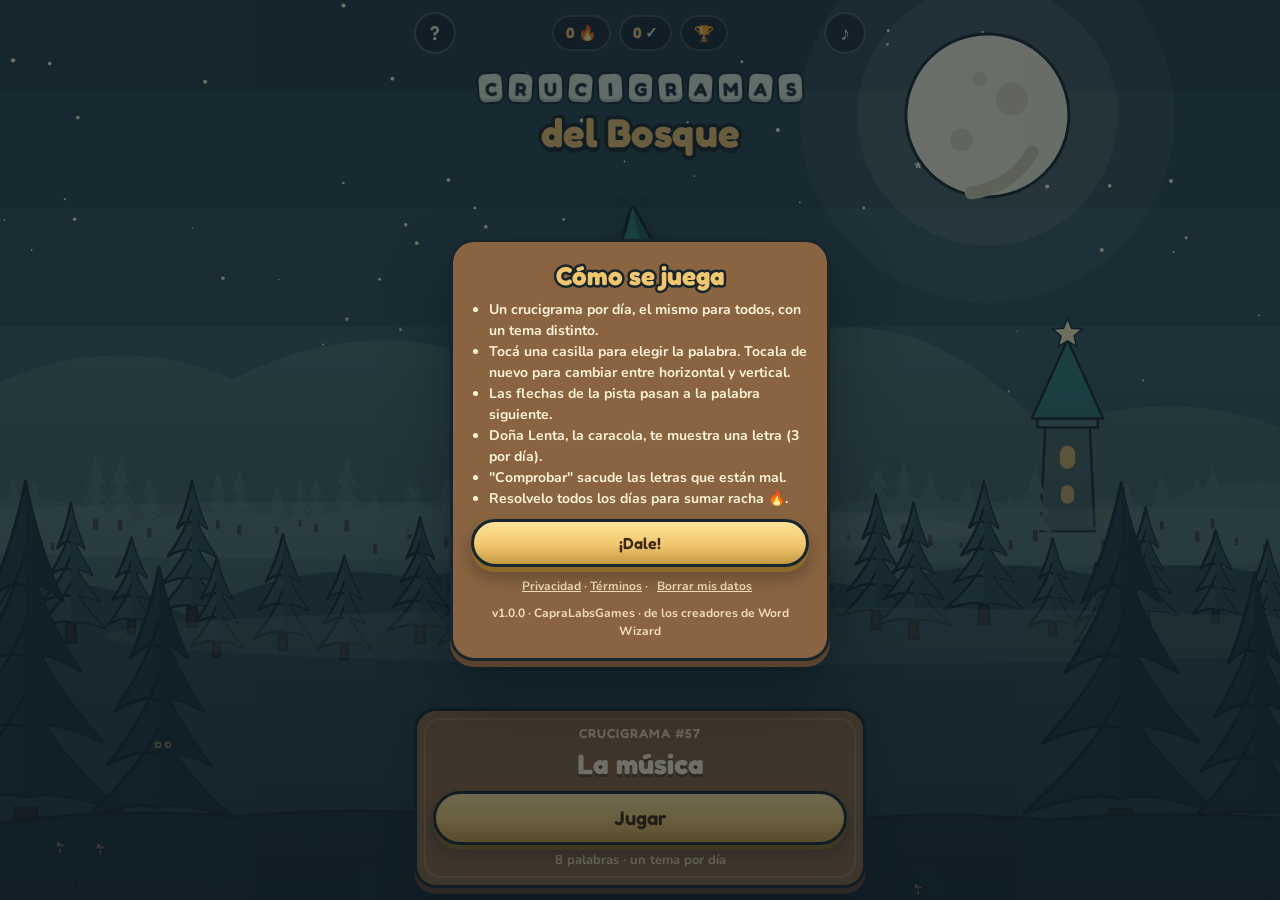
<file: index.html>
<!DOCTYPE html>
<html lang="es">
<head>
<meta charset="UTF-8">
<meta name="viewport" content="width=device-width, initial-scale=1.0, viewport-fit=cover, user-scalable=no">
<meta name="theme-color" content="#1c2f38">
<meta name="description" content="Crucigramas del Bosque: un crucigrama por día, con un tema distinto y pistas con humor. De los creadores de Word Wizard.">
<title>Crucigramas del Bosque</title>
<meta property="og:title" content="Crucigramas del Bosque">
<meta property="og:description" content="Un crucigrama por día, con un tema distinto y pistas con humor. ¿Me ganás?">
<meta property="og:image" content="https://crucigramas.capralabsgames.com/assets/img/banner.jpg">
<meta property="og:url" content="https://crucigramas.capralabsgames.com/">
<meta property="og:type" content="website">
<meta name="twitter:card" content="summary_large_image">
<link rel="canonical" href="https://crucigramas.capralabsgames.com/">
<link rel="manifest" href="manifest.json">
<link rel="icon" href="assets/img/icon-192x192.png">
<link rel="apple-touch-icon" href="assets/img/icon-192x192.png">
<meta name="apple-mobile-web-app-capable" content="yes">
<meta name="apple-mobile-web-app-status-bar-style" content="black-translucent">
<meta name="apple-mobile-web-app-title" content="Crucigramas">
<link rel="preload" href="kit/fonts/fredoka-600.woff2" as="font" type="font/woff2" crossorigin>
<link rel="preload" href="kit/fonts/nunito-700.woff2" as="font" type="font/woff2" crossorigin>
<link rel="stylesheet" href="kit/kit.css?v=1.0.0">
<link rel="stylesheet" href="css/juego.css?v=1.0.0">
</head>
<body>
<div id="fondo" aria-hidden="true">
  <div class="esc-atras" id="esc-atras"></div>
  <div class="esc-frente" id="esc-frente"></div>
  <div class="oscurecer"></div>
</div>

<main id="app">
  <!-- ===================== INICIO ===================== -->
  <section id="p-inicio" class="pantalla activa">
    <div class="barra-arriba">
      <button class="redondo" id="btn-ayuda" title="Cómo se juega">?</button>
      <div class="chips"><span class="chip" title="Racha"><b id="ini-racha">0</b> 🔥</span><span class="chip" title="Crucigramas resueltos"><b id="ini-jugados">0</b> ✓</span><button class="chip" id="btn-ranking" title="Ranking de hoy">🏆</button></div>
      <button class="redondo" id="btn-musica" title="Música">♪</button>
    </div>
    <h1 class="logo" aria-label="Crucigramas del Bosque">
      <span class="logo-fichas" id="logo-fichas"></span>
      <span class="logo-del">del Bosque</span>
    </h1>
    <div class="mago mago-grande" id="mago-inicio"></div>
    <div class="cartel-hoy">
      <small id="ini-numero">CRUCIGRAMA #1</small>
      <b id="ini-tema">El bosque</b>
      <button class="btn btn-oro" id="btn-jugar">Jugar</button>
      <span class="ini-nota" id="ini-nota">8 palabras · un tema por día</span>
    </div>
  </section>

  <!-- ===================== JUEGO ===================== -->
  <section id="p-juego" class="pantalla">
    <div class="cab-juego">
      <button class="redondo" id="btn-volver" title="Volver">‹</button>
      <div class="mago mago-chico" id="mago-juego"></div>
      <div class="cab-titulo"><small id="jg-numero">#1</small><b id="jg-tema">El bosque</b></div>
      <button class="redondo chico" id="btn-teclado" aria-label="Cambiar de teclado">⌨</button>
      <span class="reloj" id="reloj">0:00</span>
    </div>
    <div class="pista" id="pista">
      <button class="pista-flecha" id="pista-ant" aria-label="Pista anterior">‹</button>
      <div class="pista-texto"><i id="pista-n">1 →</i><span id="pista-txt"></span></div>
      <button class="pista-flecha" id="pista-sig" aria-label="Pista siguiente">›</button>
    </div>
    <div class="tablero"><div class="grilla" id="grilla"></div></div>
    <div class="acciones">
      <button class="btn btn-madera" id="btn-letra" title="Doña Lenta te muestra una letra"><span class="ic-lenta" id="ic-lenta"></span> Una letra <small id="ayudas-n">3</small></button>
      <button class="btn btn-madera" id="btn-comprobar">Comprobar</button>
    </div>
    <div class="teclado" id="teclado"></div>
    <input id="entrada-nativa" class="entrada-nativa" type="text" inputmode="text" autocomplete="off" autocorrect="off" autocapitalize="characters" spellcheck="false" enterkeyhint="next" aria-label="Escribir letra">
  </section>
</main>

<div class="modal oculto" id="modal"><div class="modal-caja" id="modal-caja"></div></div>
<div id="confeti"></div>
<div class="lenta-aviso" id="lenta-aviso"><div class="lenta-dibujo" id="lenta-dibujo"></div><p id="lenta-texto"></p></div>

<script src="kit/silabo.js?v=1.0.0"></script>
<script src="kit/mago.js?v=1.0.0"></script>
<script src="kit/escena.js?v=1.0.0"></script>
<script src="kit/audio.js?v=1.0.0"></script>
<script src="js/generador.js?v=1.0.0"></script>
<script src="js/personajes.js?v=1.0.0"></script>
<script src="js/tarjeta.js?v=1.0.0"></script>
<script src="js/ranking.js?v=1.0.0"></script>
<script src="data/es/temas.js?v=1.0.0"></script>
<script src="data/es/temas2.js?v=1.0.0"></script>
<script src="js/app.js?v=1.0.0"></script>
</body>
</html>
</file>
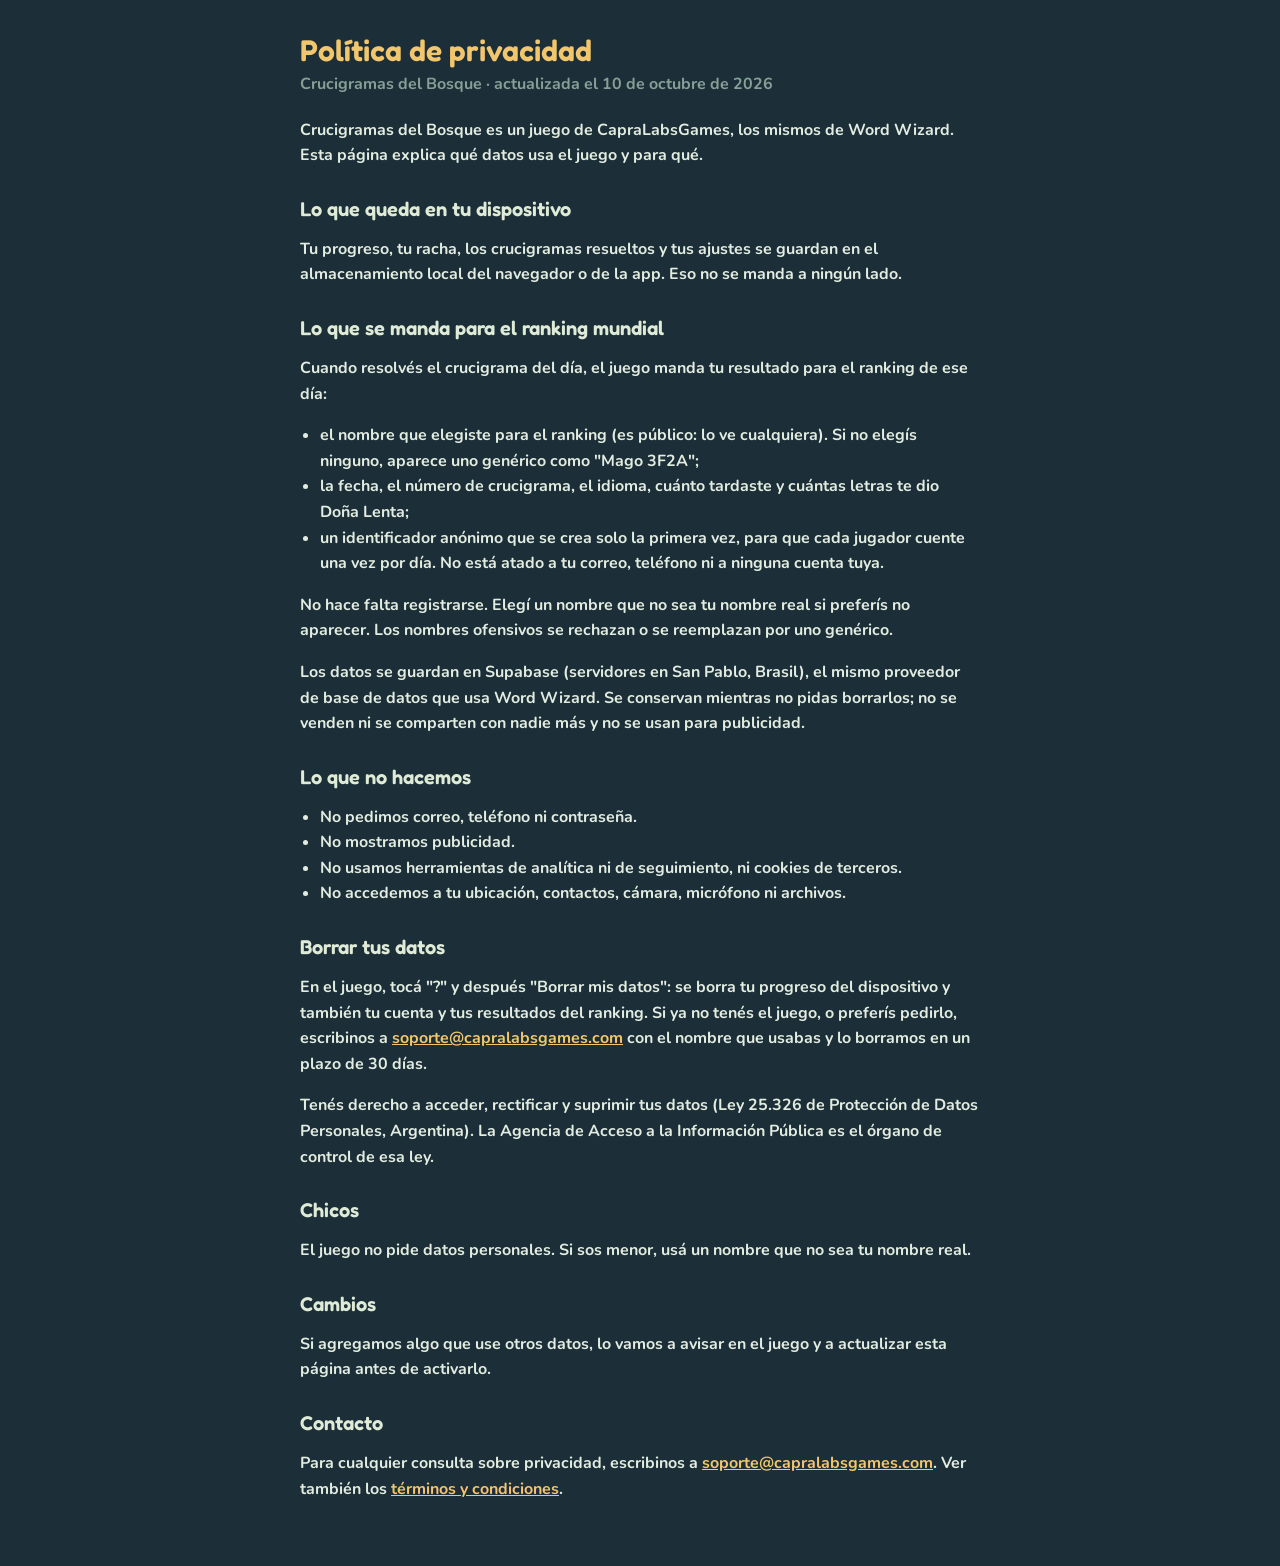
<file: privacidad.html>
<!DOCTYPE html>
<html lang="es">
<head>
<meta charset="UTF-8">
<meta name="viewport" content="width=device-width, initial-scale=1.0">
<title>Privacidad · Crucigramas del Bosque</title>
<style>
  @font-face { font-family: 'Fredoka'; src: url(kit/fonts/fredoka-600.woff2) format('woff2'); font-weight: 600; font-display: swap; }
  @font-face { font-family: 'Nunito'; src: url(kit/fonts/nunito-400.woff2) format('woff2'); font-weight: 400; font-display: swap; }
  @font-face { font-family: 'Nunito'; src: url(kit/fonts/nunito-700.woff2) format('woff2'); font-weight: 700; font-display: swap; }
  :root { color-scheme: dark; }
  body { margin: 0; background: #1c2f38; color: #e3ece0; font: 600 16px/1.6 'Nunito', system-ui, sans-serif; }
  main { max-width: 680px; margin: 0 auto; padding: 32px 18px 48px; }
  h1 { font: 700 30px 'Fredoka', sans-serif; color: #f2c66d; margin: 0 0 4px; }
  h2 { font: 600 20px 'Fredoka', sans-serif; color: #dfebd6; margin: 28px 0 6px; }
  .fecha { color: #86a097; margin: 0 0 20px; }
  a { color: #f2c66d; }
  ul { padding-left: 20px; }
</style>
</head>
<body>
<main>
<h1>Política de privacidad</h1>
<p class="fecha">Crucigramas del Bosque · actualizada el 10 de octubre de 2026</p>
<p>Crucigramas del Bosque es un juego de CapraLabsGames, los mismos de Word Wizard. Esta página explica qué datos usa el juego y para qué.</p>

<h2>Lo que queda en tu dispositivo</h2>
<p>Tu progreso, tu racha, los crucigramas resueltos y tus ajustes se guardan en el almacenamiento local del navegador o de la app. Eso no se manda a ningún lado.</p>

<h2>Lo que se manda para el ranking mundial</h2>
<p>Cuando resolvés el crucigrama del día, el juego manda tu resultado para el ranking de ese día:</p>
<ul>
  <li>el nombre que elegiste para el ranking (es público: lo ve cualquiera). Si no elegís ninguno, aparece uno genérico como "Mago 3F2A";</li>
  <li>la fecha, el número de crucigrama, el idioma, cuánto tardaste y cuántas letras te dio Doña Lenta;</li>
  <li>un identificador anónimo que se crea solo la primera vez, para que cada jugador cuente una vez por día. No está atado a tu correo, teléfono ni a ninguna cuenta tuya.</li>
</ul>
<p>No hace falta registrarse. Elegí un nombre que no sea tu nombre real si preferís no aparecer. Los nombres ofensivos se rechazan o se reemplazan por uno genérico.</p>
<p>Los datos se guardan en Supabase (servidores en San Pablo, Brasil), el mismo proveedor de base de datos que usa Word Wizard. Se conservan mientras no pidas borrarlos; no se venden ni se comparten con nadie más y no se usan para publicidad.</p>

<h2>Lo que no hacemos</h2>
<ul>
  <li>No pedimos correo, teléfono ni contraseña.</li>
  <li>No mostramos publicidad.</li>
  <li>No usamos herramientas de analítica ni de seguimiento, ni cookies de terceros.</li>
  <li>No accedemos a tu ubicación, contactos, cámara, micrófono ni archivos.</li>
</ul>

<h2 id="borrar">Borrar tus datos</h2>
<p>En el juego, tocá "?" y después "Borrar mis datos": se borra tu progreso del dispositivo y también tu cuenta y tus resultados del ranking. Si ya no tenés el juego, o preferís pedirlo, escribinos a <a href="mailto:soporte@capralabsgames.com">soporte@capralabsgames.com</a> con el nombre que usabas y lo borramos en un plazo de 30 días.</p>
<p>Tenés derecho a acceder, rectificar y suprimir tus datos (Ley 25.326 de Protección de Datos Personales, Argentina). La Agencia de Acceso a la Información Pública es el órgano de control de esa ley.</p>

<h2>Chicos</h2>
<p>El juego no pide datos personales. Si sos menor, usá un nombre que no sea tu nombre real.</p>

<h2>Cambios</h2>
<p>Si agregamos algo que use otros datos, lo vamos a avisar en el juego y a actualizar esta página antes de activarlo.</p>

<h2>Contacto</h2>
<p>Para cualquier consulta sobre privacidad, escribinos a <a href="mailto:soporte@capralabsgames.com">soporte@capralabsgames.com</a>. Ver también los <a href="terminos.html">términos y condiciones</a>.</p>
</main>
</body>
</html>
</file>
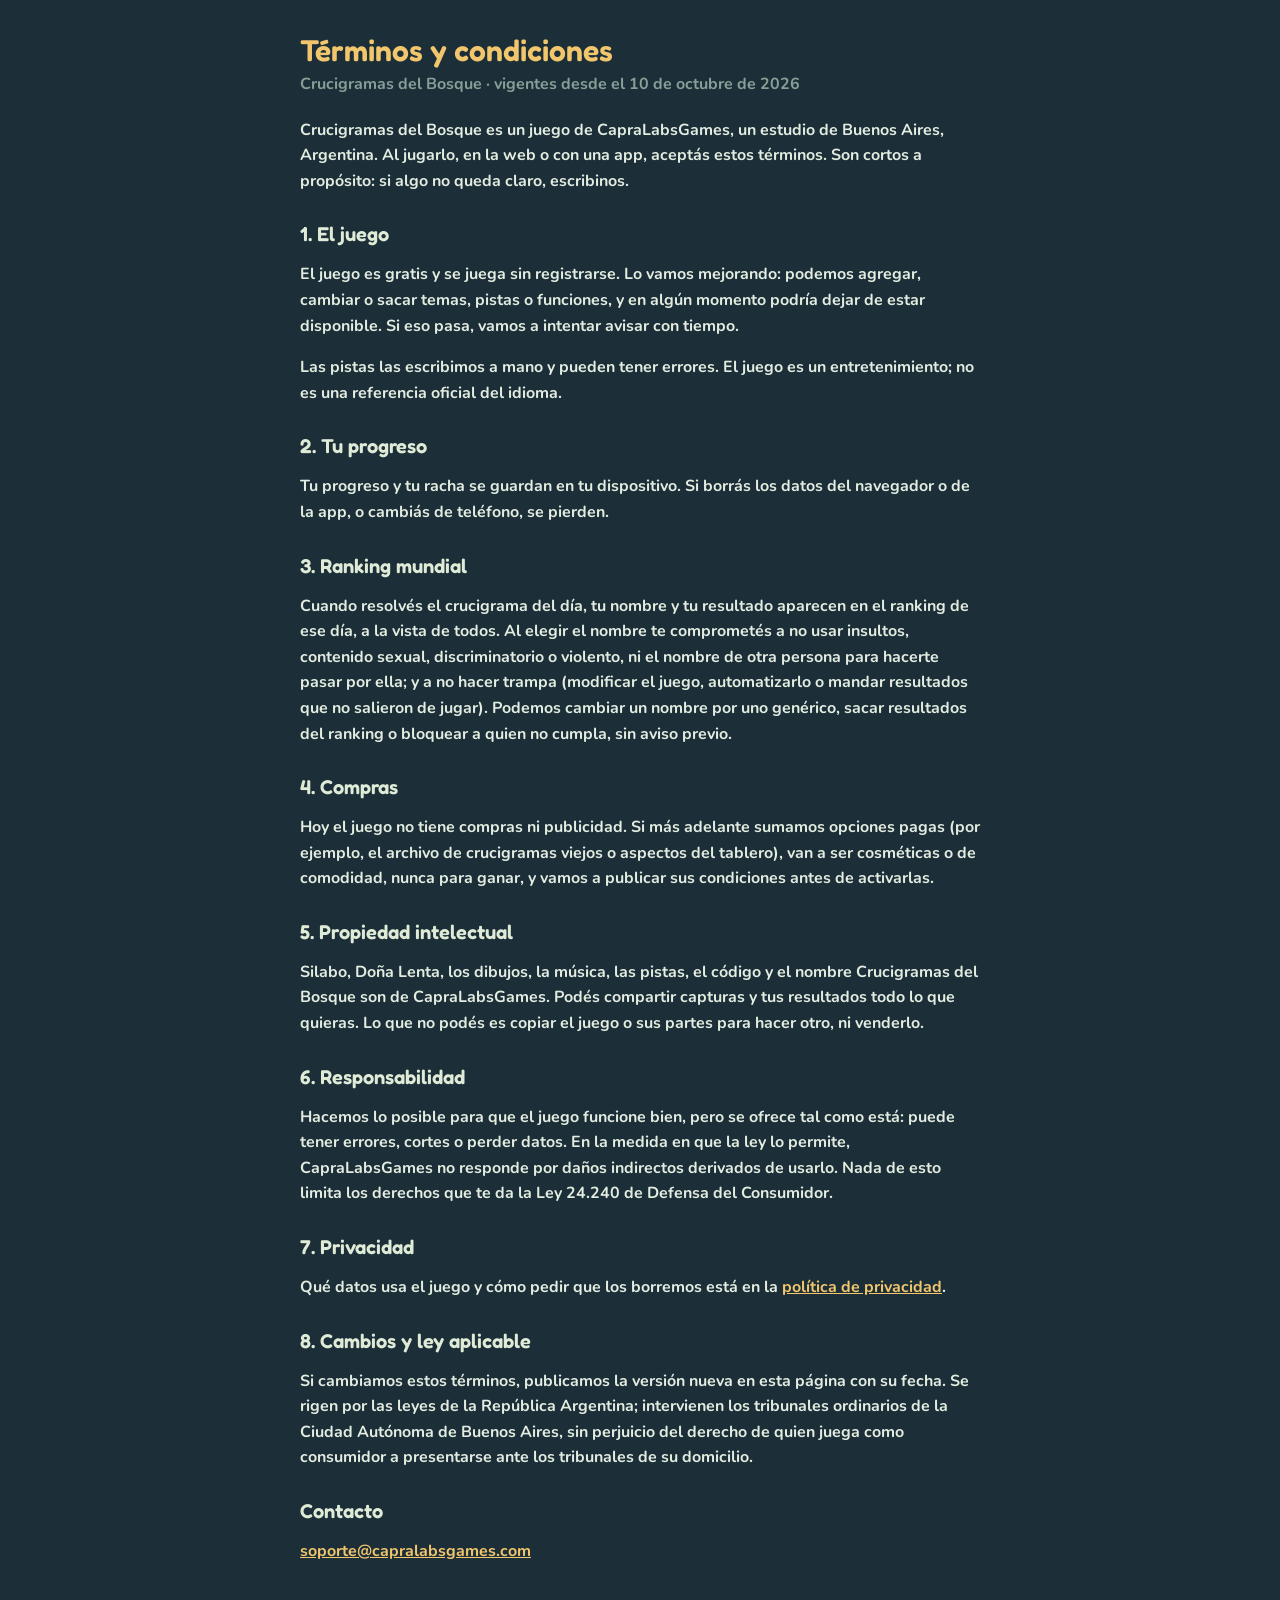
<file: terminos.html>
<!DOCTYPE html>
<html lang="es">
<head>
<meta charset="UTF-8">
<meta name="viewport" content="width=device-width, initial-scale=1.0">
<title>Términos · Crucigramas del Bosque</title>
<style>
  @font-face { font-family: 'Fredoka'; src: url(kit/fonts/fredoka-600.woff2) format('woff2'); font-weight: 600; font-display: swap; }
  @font-face { font-family: 'Nunito'; src: url(kit/fonts/nunito-400.woff2) format('woff2'); font-weight: 400; font-display: swap; }
  @font-face { font-family: 'Nunito'; src: url(kit/fonts/nunito-700.woff2) format('woff2'); font-weight: 700; font-display: swap; }
  :root { color-scheme: dark; }
  body { margin: 0; background: #1c2f38; color: #e3ece0; font: 600 16px/1.6 'Nunito', system-ui, sans-serif; }
  main { max-width: 680px; margin: 0 auto; padding: 32px 18px 48px; }
  h1 { font: 700 30px 'Fredoka', sans-serif; color: #f2c66d; margin: 0 0 4px; }
  h2 { font: 600 20px 'Fredoka', sans-serif; color: #dfebd6; margin: 28px 0 6px; }
  .fecha { color: #86a097; margin: 0 0 20px; }
  a { color: #f2c66d; }
  ul { padding-left: 20px; }
</style>
</head>
<body>
<main>
<h1>Términos y condiciones</h1>
<p class="fecha">Crucigramas del Bosque · vigentes desde el 10 de octubre de 2026</p>
<p>Crucigramas del Bosque es un juego de CapraLabsGames, un estudio de Buenos Aires, Argentina. Al jugarlo, en la web o con una app, aceptás estos términos. Son cortos a propósito: si algo no queda claro, escribinos.</p>

<h2>1. El juego</h2>
<p>El juego es gratis y se juega sin registrarse. Lo vamos mejorando: podemos agregar, cambiar o sacar temas, pistas o funciones, y en algún momento podría dejar de estar disponible. Si eso pasa, vamos a intentar avisar con tiempo.</p>
<p>Las pistas las escribimos a mano y pueden tener errores. El juego es un entretenimiento; no es una referencia oficial del idioma.</p>

<h2>2. Tu progreso</h2>
<p>Tu progreso y tu racha se guardan en tu dispositivo. Si borrás los datos del navegador o de la app, o cambiás de teléfono, se pierden.</p>

<h2>3. Ranking mundial</h2>
<p>Cuando resolvés el crucigrama del día, tu nombre y tu resultado aparecen en el ranking de ese día, a la vista de todos. Al elegir el nombre te comprometés a no usar insultos, contenido sexual, discriminatorio o violento, ni el nombre de otra persona para hacerte pasar por ella; y a no hacer trampa (modificar el juego, automatizarlo o mandar resultados que no salieron de jugar). Podemos cambiar un nombre por uno genérico, sacar resultados del ranking o bloquear a quien no cumpla, sin aviso previo.</p>

<h2>4. Compras</h2>
<p>Hoy el juego no tiene compras ni publicidad. Si más adelante sumamos opciones pagas (por ejemplo, el archivo de crucigramas viejos o aspectos del tablero), van a ser cosméticas o de comodidad, nunca para ganar, y vamos a publicar sus condiciones antes de activarlas.</p>

<h2>5. Propiedad intelectual</h2>
<p>Silabo, Doña Lenta, los dibujos, la música, las pistas, el código y el nombre Crucigramas del Bosque son de CapraLabsGames. Podés compartir capturas y tus resultados todo lo que quieras. Lo que no podés es copiar el juego o sus partes para hacer otro, ni venderlo.</p>

<h2>6. Responsabilidad</h2>
<p>Hacemos lo posible para que el juego funcione bien, pero se ofrece tal como está: puede tener errores, cortes o perder datos. En la medida en que la ley lo permite, CapraLabsGames no responde por daños indirectos derivados de usarlo. Nada de esto limita los derechos que te da la Ley 24.240 de Defensa del Consumidor.</p>

<h2>7. Privacidad</h2>
<p>Qué datos usa el juego y cómo pedir que los borremos está en la <a href="privacidad.html">política de privacidad</a>.</p>

<h2>8. Cambios y ley aplicable</h2>
<p>Si cambiamos estos términos, publicamos la versión nueva en esta página con su fecha. Se rigen por las leyes de la República Argentina; intervienen los tribunales ordinarios de la Ciudad Autónoma de Buenos Aires, sin perjuicio del derecho de quien juega como consumidor a presentarse ante los tribunales de su domicilio.</p>

<h2>Contacto</h2>
<p><a href="mailto:soporte@capralabsgames.com">soporte@capralabsgames.com</a></p>
</main>
</body>
</html>
</file>
<file: kit/kit.css>
/* Generado por tools/sincronizar-kit.js desde ../wordwizard/game/css/estilo.css. No editar a mano. */
@font-face { font-family: 'Fredoka'; src: url(fonts/fredoka-400.woff2) format('woff2'); font-weight: 400; font-display: swap; }
@font-face { font-family: 'Fredoka'; src: url(fonts/fredoka-600.woff2) format('woff2'); font-weight: 600; font-display: swap; }
@font-face { font-family: 'Fredoka'; src: url(fonts/fredoka-700.woff2) format('woff2'); font-weight: 700; font-display: swap; }
@font-face { font-family: 'Nunito'; src: url(fonts/nunito-400.woff2) format('woff2'); font-weight: 400; font-display: swap; }
@font-face { font-family: 'Nunito'; src: url(fonts/nunito-700.woff2) format('woff2'); font-weight: 700; font-display: swap; }
@font-face { font-family: 'Nunito'; src: url(fonts/nunito-800.woff2) format('woff2'); font-weight: 800; font-display: swap; }
:root {
  --noche: #1c2f38; --noche-2: #142128; --pino: #2c4d58; --pino-claro: #3f666c;
  --salvia: #67948f; --salvia-clara: #92afa1; --bruma: #bbd0b9; --menta: #dfebd6;
  --oro: #f2c66d; --oro-osc: #c49a42; --coral: #e8907a; --linea: #16262c;
  --texto: #eef4ea; --texto-suave: #b5c8bd; --texto-apagado: #86a097;
  --vidrio: rgba(223, 235, 214, .12); --vidrio-fuerte: rgba(223, 235, 214, .18); --vidrio-borde: rgba(223, 235, 214, .24);
  --sombra: 0 10px 28px rgba(10, 20, 25, .35);
  --display: 'Fredoka', 'Nunito', 'Segoe UI', sans-serif;
  --texto-f: 'Nunito', 'Segoe UI', system-ui, sans-serif;
  --ancho: 480px;
  --spring: cubic-bezier(.34, 1.56, .64, 1);
  --suave: cubic-bezier(.2, .8, .3, 1);
}

#fondo { position: fixed; inset: 0; z-index: 0; overflow: hidden; background: var(--noche); }
.oscurecer { position: absolute; inset: 0; pointer-events: none; background: linear-gradient(180deg, rgba(28,47,56,.15) 0%, rgba(28,47,56,.35) 45%, rgba(20,33,40,.82) 100%); }
.niebla { position: absolute; left: -30%; width: 160%; height: 40%; pointer-events: none; filter: blur(18px); mix-blend-mode: screen; }
.niebla.n1 { bottom: 0; background: radial-gradient(40% 60% at 30% 50%, rgba(223,235,214,.4), transparent 70%), radial-gradient(35% 50% at 75% 60%, rgba(187,208,185,.3), transparent 70%); animation: nieblaA 38s linear infinite; opacity: .45; }
.mago { position: relative; display: block; }
.mago-dibujo svg { width: 100%; height: auto; display: block; overflow: visible; filter: drop-shadow(0 10px 12px rgba(10,20,25,.4)); }
.mago-grande { width: 170px; }
.mago-medio { width: 96px; }
.mago-chico { width: 78px; }
.mago .cuerpo { transform-box: view-box; transform-origin: 100px 240px; animation: respira 2.6s ease-in-out infinite; }
.mago .sombrero { transform-box: view-box; transform-origin: 100px 118px; animation: sombrero 3.3s ease-in-out infinite; transition: transform .35s var(--spring); }
.mago .barba { transform-box: view-box; transform-origin: 100px 120px; animation: barba 2.6s ease-in-out infinite; transition: transform .35s var(--suave); }
.mago .nariz { transform-box: view-box; transform-origin: 98px 138px; transition: transform .3s var(--suave); }
.mago .brazo { transform-box: view-box; transition: transform .35s var(--spring); }
.mago .glow { transform-box: fill-box; transform-origin: center; animation: glow 1.6s ease-in-out infinite; }
.mago.en-combo .glow { animation: glowCombo .5s ease-in-out infinite alternate; }
.mago.cast .brazo { transform: rotate(-28deg) translateY(-6px); }
.mago.cast .sombrero { transform: rotate(-6deg) translateY(-4px); animation: none; }
.mago.cast .glow { animation: glowCombo .25s ease-out infinite alternate; }
.mago.happy .cuerpo { animation: salto .6s var(--spring) infinite; }
.mago.happy .sombrero { animation: sombSalta .6s var(--spring) infinite; }
.mago.sad .cuerpo { animation: none; transform: translateY(4px) scale(1.04,.94); }
.mago.sad .sombrero { animation: none; transform: rotate(-14deg) translateY(10px); }
.mago.sad .barba { animation: none; transform: scaleY(1.05) translateY(3px); }
.mago.sad .brazo { transform: rotate(26deg) translateY(4px); }
.mago.sad .nariz { transform: translateY(3px); }
.mago.fidget .sombrero { animation: sombreroFidget 1s var(--spring); }
.mago.fidget .brazo { transform: rotate(-16deg); }
.mago.saludo .brazo { animation: saludo 1.1s ease-in-out; }
.mago.cast .brazo { animation: castAnt .5s cubic-bezier(.3,1.4,.5,1) forwards; }
.mago.cast .sombrero { animation: sombCast .55s cubic-bezier(.3,1.4,.5,1) forwards; }
.mago.happy .cuerpo { animation: saltoAnt .62s cubic-bezier(.3,1.3,.5,1) infinite; }
.mago.happy .sombrero { animation: sombSaltoAnt .62s cubic-bezier(.3,1.3,.5,1) infinite; }
.mago.sad .cuerpo { animation: tristeAnt .6s cubic-bezier(.3,1.3,.5,1) forwards; }
.mago.sad .sombrero { animation: sombTriste .6s cubic-bezier(.3,1.3,.5,1) forwards; }
.mago-chispas { position: absolute; inset: 0; pointer-events: none; overflow: visible; }
.escenario .jefe .mago-dibujo svg { transform: scaleX(-1); }
.escenario .mago { flex: none; margin-bottom: -10px; }
@media (min-height: 760px) { .escenario { height: 132px; } .mago-chico { width: 88px; } }
@media (max-height: 640px) { .escenario { height: 96px; } .mago-chico { width: 64px; } .globo { font-size: 13px; padding: 6px 10px; margin-bottom: 30px; } }
@media (prefers-reduced-motion: reduce) { #app.sacudir, #app.sacudir-fuerte, .niebla, .esc-nube { animation: none !important; } .esc-capa { transition: none !important; } }
.esc-atras, .esc-frente { position: absolute; inset: 0; pointer-events: none; }
.esc-grupo { position: absolute; inset: 0; transition: opacity .9s ease; }
.esc-capa { position: absolute; display: block; transition: transform .9s var(--suave); }
.oscurecer { background: linear-gradient(180deg, rgba(20,33,40,0) 0%, rgba(20,33,40,0) 38%, rgba(20,33,40,.42) 78%, rgba(20,33,40,.62) 100%); }
body.lugar-cielo .oscurecer, body.lugar-cumbre .oscurecer { background: linear-gradient(180deg, rgba(20,33,40,0) 0%, rgba(20,33,40,0) 45%, rgba(20,33,40,.32) 100%); }
.esc-arbol { transform-box: fill-box; transform-origin: 50% 100%; animation: meceo var(--d, 6s) ease-in-out infinite; }
.esc-arbol.grande { animation-name: meceoGrande; }
.esc-arbol.sacude { animation: sacudeArbol .75s cubic-bezier(.3,1.6,.5,1); }
.esc-titila { animation: titila 3.2s ease-in-out infinite; }
.esc-nube { animation-name: nubeCruza; animation-timing-function: linear; animation-iteration-count: infinite; }
.esc-niebla-a { animation: nieblaA 38s ease-in-out infinite; }
.esc-niebla-b { animation: nieblaB 52s ease-in-out infinite; }
.esc-ventana { animation: velaVentana 2.6s ease-in-out infinite; }
.esc-llama { transform-box: fill-box; transform-origin: 50% 100%; animation: llama .9s ease-in-out infinite alternate; }
.esc-flota { animation: flotaCosa 5s ease-in-out infinite; }
.esc-ojos { animation: buho 5.5s infinite; }
.esc-buho.sacude .esc-ojos { animation: buhoSusto .6s ease-out; }
.esc-fugaz { position: absolute; width: 90px; height: 3px; border-radius: 3px; background: linear-gradient(90deg, rgba(255,246,216,0), #fff6d8); transform: rotate(-24deg); animation: fugaz 1.1s ease-out forwards; }
.mago { cursor: pointer; touch-action: none; -webkit-touch-callout: none; }
.mago .cabeza { transform-box: view-box; transform-origin: 100px 200px; transition: transform .55s var(--spring); }
.mago.flick .brazo { animation: flick .26s ease-out; }
.mago.gira .brazo { animation: giraVarita .7s cubic-bezier(.4,0,.3,1); }
.mago.risa .cuerpo { animation: risa .9s ease-in-out; }
.mago.risa .sombrero { animation: sombreroRisa .9s ease-in-out; }
.mago.giro .mago-dibujo { animation: giro .9s cubic-bezier(.3,1.3,.5,1); }
.mago.estornudo .nariz { animation: narizAchis 1.1s ease-in-out; }
.mago.estornudo .sombrero { animation: sombreroAchis 1.1s cubic-bezier(.3,1.4,.5,1); }
.mago.estornudo .cuerpo { animation: cuerpoAchis 1.1s ease-in-out; }
.mago.sombrerazo .sombrero { animation: sombrerazo .9s cubic-bezier(.3,1.4,.5,1); }
.mago.sombrerazo .cuerpo { animation: sombrerazoCuerpo .9s ease-in-out; }
.mago.dormido .cuerpo { animation: dormido 3.6s ease-in-out infinite; }
.mago.dormido .sombrero { animation: none; transform: rotate(-16deg) translateY(12px); }
.mago.dormido .brazo { transform: rotate(40deg) translateY(10px); }
.mago.dormido .glow { animation: none; opacity: .1; }
.mago.nervioso .mago-dibujo { animation: nervioso .18s linear infinite; }
.mago.levita .mago-dibujo { animation: levita 1.6s ease-in-out infinite; }
.mago.levita .mago-dibujo svg { filter: drop-shadow(0 0 10px rgba(242,198,109,.55)) drop-shadow(0 18px 10px rgba(10,20,25,.35)); }
.intro-nubes { position: fixed; inset: 0; z-index: 0; overflow: hidden; pointer-events: none; }
.intro-banco { position: absolute; top: 0; bottom: 0; transition: transform 1.7s cubic-bezier(.65,0,.25,1); }
.intro-banco svg { display: block; height: 100%; }
.intro-banco.izq { left: 0; }
.intro-banco.der { right: 0; }
.intro-banco.atras { transition-duration: 2.1s; }
.intro-banco.atras.izq { left: -40px; }
.intro-banco.atras.der { right: -40px; }
.intro-nubes.abre .intro-banco.izq { transform: translateX(-108%); }
.intro-nubes.abre .intro-banco.der { transform: translateX(108%); }
.intro-nubes:not(.abre) .intro-banco { animation: bancoRespira 2.4s ease-in-out infinite; }
.mago-resultado { width: 104px; margin: 0 auto -8px; }
.escenario .mago-chico { width: clamp(78px, 12.5vh, 118px); }
@media (prefers-reduced-motion: reduce) {
  .esc-arbol, .esc-nube, .esc-titila, .esc-flota, .esc-niebla-a, .esc-niebla-b, .logo-ficha, .logo-destello, .lluvia, .mago .cuerpo, .mago .sombrero, .mago .barba { animation: none !important; }
  .relampago { display: none; }
}
body.jugando #fondo *, body.jugando #fondo *::before { animation-play-state: paused !important; }
.mapa-silabo.izq .mago-dibujo { transform: scaleX(-1); }
.mapa-jefe .mago-dibujo { transform: scaleX(-1); }
.mapa-silabo .mago-dibujo { transition: transform .2s ease; }
.inicio-mago .mago { pointer-events: auto; }
.mago-inicio { width: min(46vw, 200px); margin-bottom: 6px; }
.mago-medallones { display: grid; grid-template-columns: repeat(3, 1fr); gap: 14px 6px; margin: 14px 0 12px; }
@supports (-webkit-touch-callout: none) {
  .mago-dibujo { position: relative; isolation: isolate; }
  .mago-dibujo svg, .mago.levita .mago-dibujo svg { filter: none; }
  .mago-dibujo::after { content: ''; position: absolute; left: 24%; right: 24%; bottom: -1%; height: 7%; border-radius: 50%; background: radial-gradient(closest-side, rgba(10,20,25,.42), rgba(10,20,25,0)); z-index: -1; pointer-events: none; }
  .mago.levita .mago-dibujo::after { background: radial-gradient(closest-side, rgba(242,198,109,.35), rgba(10,20,25,0)); }
  .niebla { mix-blend-mode: normal; filter: none; }
  .modal-caja { -webkit-backdrop-filter: none; backdrop-filter: none; background: rgba(28,47,56,.97); }
}

@keyframes nieblaA { 0%, 100% { transform: translateX(-10%); } 50% { transform: translateX(8%); } }
@keyframes respira { 50% { transform: translateY(-3px) scale(1.015, 1.025); } }
@keyframes sombrero { 50% { transform: rotate(3deg); } }
@keyframes barba { 50% { transform: rotate(-1.5deg); } }
@keyframes glow { 50% { opacity: .6; transform: scale(1.25); } }
@keyframes glowCombo { from { opacity: .5; transform: scale(1.2); } to { opacity: .95; transform: scale(1.6); } }
@keyframes salto { 0% { transform: translateY(0) scale(1,1); } 25% { transform: translateY(2px) scale(1.08,.9); } 55% { transform: translateY(-28px) scale(.95,1.08); } 100% { transform: translateY(0) scale(1,1); } }
@keyframes sombSalta { 55% { transform: translateY(-12px) rotate(-10deg); } }
@keyframes sombreroFidget { 30% { transform: translateY(-9px) rotate(-9deg); } 60% { transform: translateY(0) rotate(4deg); } }
@keyframes saludo { 20%, 60% { transform: rotate(-32deg); } 40%, 80% { transform: rotate(-12deg); } }
@keyframes castAnt { 0% { transform: rotate(0) translateY(0); } 30% { transform: rotate(10deg) translateY(3px); } 100% { transform: rotate(-28deg) translateY(-6px); } }
@keyframes sombCast { 0% { transform: rotate(0); } 30% { transform: rotate(3deg) translateY(2px); } 100% { transform: rotate(-6deg) translateY(-4px); } }
@keyframes saltoAnt { 0% { transform: translateY(0) scale(1,1); } 22% { transform: translateY(3px) scale(1.1,.86); } 50% { transform: translateY(-30px) scale(.94,1.1); } 78% { transform: translateY(0) scale(1.06,.93); } 100% { transform: translateY(0) scale(1,1); } }
@keyframes sombSaltoAnt { 22% { transform: translateY(2px) rotate(2deg); } 55% { transform: translateY(-12px) rotate(-10deg); } 80% { transform: translateY(1px) rotate(3deg); } }
@keyframes tristeAnt { 0% { transform: translateY(0) scale(1,1); } 40% { transform: translateY(6px) scale(1.07,.9); } 70% { transform: translateY(2px) scale(1.02,.97); } 100% { transform: translateY(4px) scale(1.04,.94); } }
@keyframes sombTriste { 0% { transform: rotate(0); } 50% { transform: rotate(-17deg) translateY(12px); } 100% { transform: rotate(-14deg) translateY(10px); } }
@keyframes meceo { 0%, 100% { transform: rotate(-.9deg); } 50% { transform: rotate(.9deg); } }
@keyframes meceoGrande { 0%, 100% { transform: rotate(-.6deg); } 50% { transform: rotate(.6deg); } }
@keyframes sacudeArbol { 0% { transform: rotate(0); } 20% { transform: rotate(-4deg) scale(1.02, .97); } 45% { transform: rotate(3deg) scale(.99, 1.02); } 70% { transform: rotate(-1.5deg); } 100% { transform: rotate(0); } }
@keyframes titila { 0%, 100% { opacity: 1; } 50% { opacity: .25; } }
@keyframes nubeCruza { from { transform: translateX(0); } to { transform: translateX(var(--ancho, 600px)); } }
@keyframes nieblaA { 0%, 100% { transform: translateX(-4%); } 50% { transform: translateX(4%); } }
@keyframes nieblaB { 0%, 100% { transform: translateX(5%); } 50% { transform: translateX(-5%); } }
@keyframes velaVentana { 0%, 100% { opacity: 1; } 40% { opacity: .7; } 55% { opacity: .95; } 70% { opacity: .6; } }
@keyframes llama { from { transform: scale(1, 1) rotate(-4deg); } to { transform: scale(.85, 1.15) rotate(4deg); } }
@keyframes flotaCosa { 50% { transform: translateY(-9px) rotate(1.5deg); } }
@keyframes buho { 0%, 92%, 100% { transform: scaleY(1); } 95% { transform: scaleY(.1); } }
@keyframes buhoSusto { 0% { transform: scale(1); } 30% { transform: scale(1.5); } 100% { transform: scale(1); } }
@keyframes fugaz { from { transform: rotate(-24deg) translateX(0); opacity: 0; } 15% { opacity: 1; } to { transform: rotate(-24deg) translateX(-260px); opacity: 0; } }
@keyframes flick { 40% { transform: rotate(-14deg); } }
@keyframes giraVarita { to { transform: rotate(-360deg); } }
@keyframes risa { 0%, 100% { transform: none; } 15%, 45%, 75% { transform: translateY(-5px) scale(.97, 1.04); } 30%, 60%, 90% { transform: translateY(1px) scale(1.04, .96); } }
@keyframes sombreroRisa { 25% { transform: rotate(6deg); } 50% { transform: rotate(-5deg); } 75% { transform: rotate(4deg); } }
@keyframes giro { 0% { transform: none; } 20% { transform: translateY(4px) scale(1.06, .92); } 60% { transform: translateY(-26px) scaleX(-1); } 100% { transform: none; } }
@keyframes narizAchis { 0% { transform: none; } 30% { transform: translateY(-4px) scale(1.15, .9); } 38% { transform: translateY(-5px) scale(1.2, .85); } 45% { transform: translateY(3px) scale(1.25); } 70% { transform: scale(1.05); } 100% { transform: none; } }
@keyframes sombreroAchis { 0%, 35% { transform: rotate(3deg); } 45% { transform: translateY(-26px) rotate(-14deg); } 75% { transform: translateY(2px) rotate(3deg); } 100% { transform: none; } }
@keyframes cuerpoAchis { 30% { transform: translateY(-3px) scale(.97, 1.04) rotate(-3deg); } 45% { transform: translateY(2px) scale(1.06, .94) rotate(4deg); } 100% { transform: none; } }
@keyframes sombrerazo { 0% { transform: none; } 30% { transform: translateY(-46px) rotate(-200deg); } 60% { transform: translateY(-30px) rotate(-360deg); } 80% { transform: translateY(4px) rotate(-360deg) scale(1.05, .92); } 100% { transform: rotate(-360deg); } }
@keyframes sombrerazoCuerpo { 10% { transform: translateY(3px) scale(1.05, .93); } 30% { transform: translateY(-4px); } 80% { transform: translateY(2px) scale(1.03, .96); } }
@keyframes dormido { 50% { transform: translateY(2px) scale(1.03, .97); } }
@keyframes nervioso { 0%, 100% { transform: translateX(0); } 25% { transform: translateX(-1.2px) rotate(-.6deg); } 75% { transform: translateX(1.2px) rotate(.6deg); } }
@keyframes levita { 0%, 100% { transform: translateY(-8px); } 50% { transform: translateY(-16px); } }
@keyframes bancoRespira { 50% { transform: translateY(-6px); } }
</file>
<file: css/juego.css>
/* Crucigramas del Bosque — estilos propios. Los del bosque y Silabo vienen de kit/kit.css (Word Wizard). */
:root {
  --madera: #8a6440; --madera-sh: #5c4330; --madera-veta: #76553a; --madera-luz: #a5835a;
  --piedrita: #dfebd6; --piedrita-sh: #b7cdbb; --palabra: #f2e7c4; --resuelta: #c9e3bf; --ayudada: #f6c9b8;
  --tinta: #1c2f38; --crema: #fff3d9;
}
* { box-sizing: border-box; -webkit-tap-highlight-color: transparent; }
html, body { margin: 0; height: 100%; overscroll-behavior: none; }
body { font-family: 'Nunito', 'Segoe UI', sans-serif; font-weight: 700; background: var(--noche); color: var(--texto); overflow: hidden; touch-action: manipulation; user-select: none; -webkit-user-select: none; -webkit-touch-callout: none; }
button { font-family: 'Fredoka', 'Nunito', sans-serif; font-weight: 600; cursor: pointer; color: inherit; border: 0; background: none; }
.oculto { display: none !important; }

#fondo { position: fixed; inset: 0; z-index: 0; overflow: hidden; background: var(--noche); }
#app { position: relative; z-index: 1; height: 100%; max-width: 480px; margin: 0 auto; }
.pantalla { display: none; flex-direction: column; height: var(--alto-visible, 100%); padding: calc(12px + env(safe-area-inset-top)) 14px calc(12px + env(safe-area-inset-bottom)); }
.pantalla.activa { display: flex; animation: entra .45s var(--suave); }
@keyframes entra { from { opacity: 0; transform: translateY(8px); } }

/* ---------------- botones de materia (madera y oro, como Word Wizard) */
.btn { border-radius: 999px; padding: 12px 18px; font-size: 17px; position: relative; transition: transform .12s; }
.btn:active { transform: translateY(2px); }
.btn-oro { background: linear-gradient(180deg, #ffe39a, var(--oro) 55%, var(--oro-osc)); color: #3a2a0c; border: 3px solid var(--linea); box-shadow: 0 5px 0 #8a6a26, 0 10px 18px rgba(10,20,25,.35); }
.btn-madera { background: var(--madera); color: var(--crema); border: 3px solid var(--linea); box-shadow: 0 4px 0 var(--madera-sh); }
.btn-madera:disabled { opacity: .5; }
.redondo { width: 42px; height: 42px; border-radius: 50%; background: rgba(20,33,40,.6); border: 2px solid rgba(223,235,214,.25); font-size: 20px; color: var(--menta); display: flex; align-items: center; justify-content: center; }
.redondo.apagado { opacity: .45; }

/* ---------------- inicio */
.barra-arriba { display: flex; align-items: center; justify-content: space-between; gap: 8px; }
.chips { display: flex; gap: 8px; }
.chip { background: rgba(20,33,40,.6); border: 2px solid rgba(223,235,214,.2); border-radius: 999px; padding: 6px 12px; font: 600 15px 'Fredoka'; color: var(--menta); }
.chip b { color: var(--oro); }
.logo { margin: 18px 0 0; display: flex; flex-direction: column; align-items: center; gap: 2px; }
.logo-fichas { display: flex; gap: 3px; }
.logo-fichas i { font-style: normal; width: 27px; height: 32px; display: flex; align-items: center; justify-content: center; background: var(--piedrita); color: var(--tinta); border: 2.5px solid var(--linea); border-radius: 8px; box-shadow: inset 0 -3px 0 var(--piedrita-sh); font: 700 19px 'Fredoka'; transform: rotate(var(--r)); animation: fichaCae .6s var(--spring) both; animation-delay: calc(var(--i) * 60ms); }
@keyframes fichaCae { from { opacity: 0; transform: translateY(-30px) rotate(0); } }
.logo-del { font: 700 40px 'Fredoka'; color: var(--oro); -webkit-text-stroke: 7px var(--linea); paint-order: stroke fill; letter-spacing: .5px; text-shadow: 0 5px 0 var(--linea); margin-top: 2px; }
.mago-grande { width: 150px; margin: 6px auto 0; }
.cartel-hoy { margin-top: auto; background: var(--madera); border: 3px solid var(--linea); border-radius: 22px; box-shadow: 0 6px 0 var(--madera-sh), 0 18px 30px rgba(10,20,25,.4); padding: 14px 16px 16px; display: flex; flex-direction: column; align-items: center; gap: 6px; position: relative; }
.cartel-hoy::before { content: ''; position: absolute; inset: 7px; border-radius: 16px; border: 2px solid rgba(255,243,217,.16); pointer-events: none; }
.cartel-hoy small { font: 600 13px 'Fredoka'; letter-spacing: 1px; color: #f2deb6; }
.cartel-hoy b { font: 700 28px 'Fredoka'; color: var(--crema); text-shadow: 0 3px 0 var(--madera-sh); }
.cartel-hoy .btn { width: 100%; margin-top: 4px; font-size: 20px; }
.ini-nota { font-size: 13px; color: #f2deb6; }

/* ---------------- juego */
#p-juego { gap: 8px; }
.cab-juego { display: flex; align-items: center; gap: 8px; }
.mago-chico { width: 40px; flex: none; }
.cab-titulo { flex: 1; display: flex; flex-direction: column; line-height: 1.05; }
.cab-titulo small { font: 600 12px 'Fredoka'; color: var(--texto-suave); letter-spacing: .6px; }
.cab-titulo b { font: 700 20px 'Fredoka'; color: var(--texto); }
.reloj { font: 600 16px 'Fredoka'; color: var(--menta); background: rgba(20,33,40,.6); padding: 6px 12px; border-radius: 999px; font-variant-numeric: tabular-nums; }
.pista { display: flex; align-items: stretch; gap: 4px; background: rgba(20,33,40,.72); border: 2px solid rgba(223,235,214,.28); border-radius: 16px; min-height: 58px; }
.pista-flecha { width: 34px; flex: none; font-size: 24px; color: var(--menta); }
.pista-texto { flex: 1; display: flex; align-items: center; gap: 10px; padding: 6px 2px; font-size: 15px; line-height: 1.25; color: var(--texto); }
.pista-texto i { font: 700 15px 'Fredoka'; font-style: normal; color: var(--oro); flex: none; }
.pista.cambia .pista-texto { animation: pistaCambia .3s var(--suave); }
@keyframes pistaCambia { from { opacity: .2; transform: translateX(6px); } }
.tablero { align-self: center; background: var(--madera); border: 3px solid var(--linea); border-radius: 18px; padding: 9px; box-shadow: 0 5px 0 var(--madera-sh), 0 14px 26px rgba(10,20,25,.4); margin: auto 0; }
.grilla { display: grid; gap: 3px; }
.c { position: relative; display: flex; align-items: center; justify-content: center; font-family: 'Fredoka'; font-weight: 700; color: var(--tinta); background: var(--piedrita); border: 2px solid var(--linea); border-radius: 7px; box-shadow: inset 0 -3px 0 var(--piedrita-sh); transition: background .15s; cursor: pointer; }
.c.vacia { visibility: hidden; }
.c small { position: absolute; top: 1px; left: 3px; font: 800 8px 'Nunito'; color: #5a6e66; }
.c.pal { background: var(--palabra); }
.c.bien { background: var(--resuelta); }
.c.ayuda b { color: #b0473c; }
.c.sel { background: var(--oro); box-shadow: inset 0 -3px 0 var(--oro-osc); }
.c.mal { background: #f2b8a8; animation: malc .3s; }
.c.ok { animation: okc .5s var(--spring); }
@keyframes okc { 40% { transform: scale(1.15) rotate(-3deg); } }
@keyframes malc { 25% { transform: translateX(-3px); } 75% { transform: translateX(3px); } }
.acciones { display: flex; gap: 8px; }
.acciones .btn { flex: 1; padding: 9px 8px; font-size: 14px; display: flex; align-items: center; justify-content: center; gap: 6px; }
.acciones small { background: rgba(255,243,217,.2); border-radius: 999px; padding: 0 7px; font-size: 12px; }
.teclado { display: flex; flex-direction: column; gap: 6px; }
.teclado div { display: flex; gap: 4px; justify-content: center; }
.teclado button { flex: 1; max-width: 34px; height: 46px; border-radius: 9px; font: 700 18px 'Fredoka'; color: var(--tinta); background: var(--piedrita); border: 2px solid var(--linea); box-shadow: inset 0 -3px 0 var(--piedrita-sh); padding: 0; }
.teclado button:active { background: var(--oro); }
.teclado button.ancha { max-width: 54px; font-size: 18px; }

/* ---------------- modal y final */
.modal { position: fixed; inset: 0; z-index: 40; display: flex; align-items: center; justify-content: center; padding: 20px; background: rgba(14,24,30,.6); animation: entra .25s; }
.modal-caja { width: min(100%, 380px); max-height: 88dvh; overflow-y: auto; background: var(--madera); border: 3px solid var(--linea); border-radius: 24px; box-shadow: 0 6px 0 var(--madera-sh), 0 30px 60px rgba(10,20,25,.5); padding: 18px; text-align: center; color: var(--crema); }
.modal-caja h2 { margin: 0 0 4px; font: 700 26px 'Fredoka'; color: var(--oro); -webkit-text-stroke: 5px var(--linea); paint-order: stroke fill; }
.modal-caja p { margin: 6px 0; line-height: 1.45; font-size: 15px; }
.modal-caja .mago { width: 96px; margin: 0 auto; }
.datos-final { display: grid; grid-template-columns: repeat(3, 1fr); gap: 8px; margin: 10px 0; }
.datos-final div { background: rgba(255,243,217,.12); border-radius: 12px; padding: 8px 4px; }
.datos-final b { display: block; font: 700 22px 'Fredoka'; color: var(--crema); font-variant-numeric: tabular-nums; }
.datos-final small { font-size: 11px; color: #f2deb6; }
.modal-caja .fila { display: flex; gap: 8px; margin-top: 10px; }
.modal-caja .fila .btn { flex: 1; font-size: 16px; padding: 11px 10px; }
.ayuda-lista { text-align: left; margin: 8px 0 0; padding-left: 18px; line-height: 1.5; font-size: 14px; }
#confeti { position: fixed; inset: 0; pointer-events: none; z-index: 45; overflow: hidden; }
.papelito { position: absolute; top: -12px; width: 8px; height: 12px; border-radius: 2px; }

@media (max-height: 700px) { .mago-grande { width: 110px; } .logo-del { font-size: 34px; } .teclado button { height: 40px; } .pista { min-height: 50px; } }
@media (prefers-reduced-motion: reduce) { .logo-fichas i, .pantalla.activa, .c.ok { animation: none; } }

/* ---------------- teclado del celular (opcional) y pantallas chicas */
.entrada-nativa { position: fixed; left: 0; bottom: 0; width: 1px; height: 1px; opacity: 0; border: 0; padding: 0; font-size: 16px; /* 16px: iOS no hace zoom */ }
body.teclado-nativo .teclado { display: none; }
.redondo.chico { width: 36px; height: 36px; font-size: 18px; }
.redondo.activo { background: var(--oro); color: #3a2a0c; border-color: var(--linea); }
.grilla.chica .c small { display: none; }
#p-juego .tablero { margin: 0 auto; }
#p-juego .acciones { margin-top: auto; }
@media (max-height: 620px) { .pista { min-height: 44px; } .pista-texto { font-size: 13px; } .teclado button { height: 36px; font-size: 16px; } .teclado { gap: 4px; } .acciones .btn { padding: 7px 8px; } .cab-titulo b { font-size: 17px; } }

/* ---------------- Doña Lenta */
.ic-lenta { width: 30px; height: 22px; display: inline-flex; }
.ic-lenta svg { width: 100%; height: 100%; }
.lenta-aviso { position: fixed; left: 50%; bottom: calc(150px + env(safe-area-inset-bottom)); z-index: 30; width: min(92vw, 380px); display: flex; align-items: flex-end; gap: 6px; pointer-events: none; opacity: 0; transform: translate(-50%, 30px); transition: opacity .3s, transform .45s var(--spring); }
.lenta-aviso.ve { opacity: 1; transform: translate(-50%, 0); }
.lenta-dibujo { width: 110px; flex: none; }
.lenta-dibujo svg { width: 100%; height: auto; display: block; }
.lenta-aviso p { margin: 0 0 40px; background: var(--menta); color: var(--noche); border: 3px solid var(--linea); border-radius: 16px 16px 16px 4px; padding: 8px 12px; font-size: 14px; line-height: 1.3; box-shadow: 0 8px 18px rgba(10,20,25,.35); }
body.teclado-nativo .lenta-aviso { bottom: auto; top: calc(110px + env(safe-area-inset-top)); }
.final-dupla { display: flex; align-items: flex-end; justify-content: center; gap: 4px; }
.final-dupla .mago { width: 90px; margin: 0; }
.final-lenta { width: 120px; }
.final-lenta svg { width: 100%; height: auto; display: block; }
.tarjeta-vista { display: block; width: min(100%, 280px); margin: 6px auto; border-radius: 14px; border: 3px solid var(--linea); }
a.btn { text-decoration: none; display: flex; align-items: center; justify-content: center; }

/* ---------------- ranking y legales */
button.chip { cursor: pointer; font-size: 16px; }
.link { background: none; border: 0; color: #f2deb6; text-decoration: underline; font: 600 14px 'Nunito'; cursor: pointer; margin-top: 10px; }
.sub-modal { margin: 0 0 8px; color: #f2deb6; }
.ranking { list-style: none; margin: 8px 0; padding: 0; display: flex; flex-direction: column; gap: 4px; max-height: 42vh; overflow-y: auto; text-align: left; }
.ranking li { display: flex; align-items: center; gap: 8px; padding: 7px 10px; border-radius: 10px; background: rgba(255,243,217,.1); font-size: 15px; }
.ranking li.yo { background: rgba(242,198,109,.3); outline: 2px solid var(--oro); }
.ranking .rk-pos { width: 28px; text-align: center; font: 600 15px 'Fredoka'; }
.ranking .rk-nombre { flex: 1; min-width: 0; overflow: hidden; text-overflow: ellipsis; white-space: nowrap; }
.ranking .rk-ayudas { font-size: 12px; }
.ranking b { font: 700 16px 'Fredoka'; font-variant-numeric: tabular-nums; }
.ranking .rk-cargando { justify-content: center; color: #f2deb6; }
.rk-nota { font-size: 12px !important; color: #f2deb6; }
.nombre-ranking { display: flex; gap: 6px; }
.nombre-ranking input { flex: 1; min-width: 0; border-radius: 999px; border: 3px solid var(--linea); padding: 10px 14px; font: 700 16px 'Nunito'; background: var(--piedrita); color: var(--tinta); -webkit-user-select: text; user-select: text; }
.nombre-ranking .btn { padding: 8px 14px; font-size: 15px; }
.rk-error { display: block; min-height: 16px; color: #ffd0c4; font-size: 12px; }
.legales { font-size: 12px !important; color: #f2deb6; margin: 10px 0 0 !important; }
.legales a, .legales .link { color: #f2deb6; font-size: 12px; margin: 0; }
</file>
